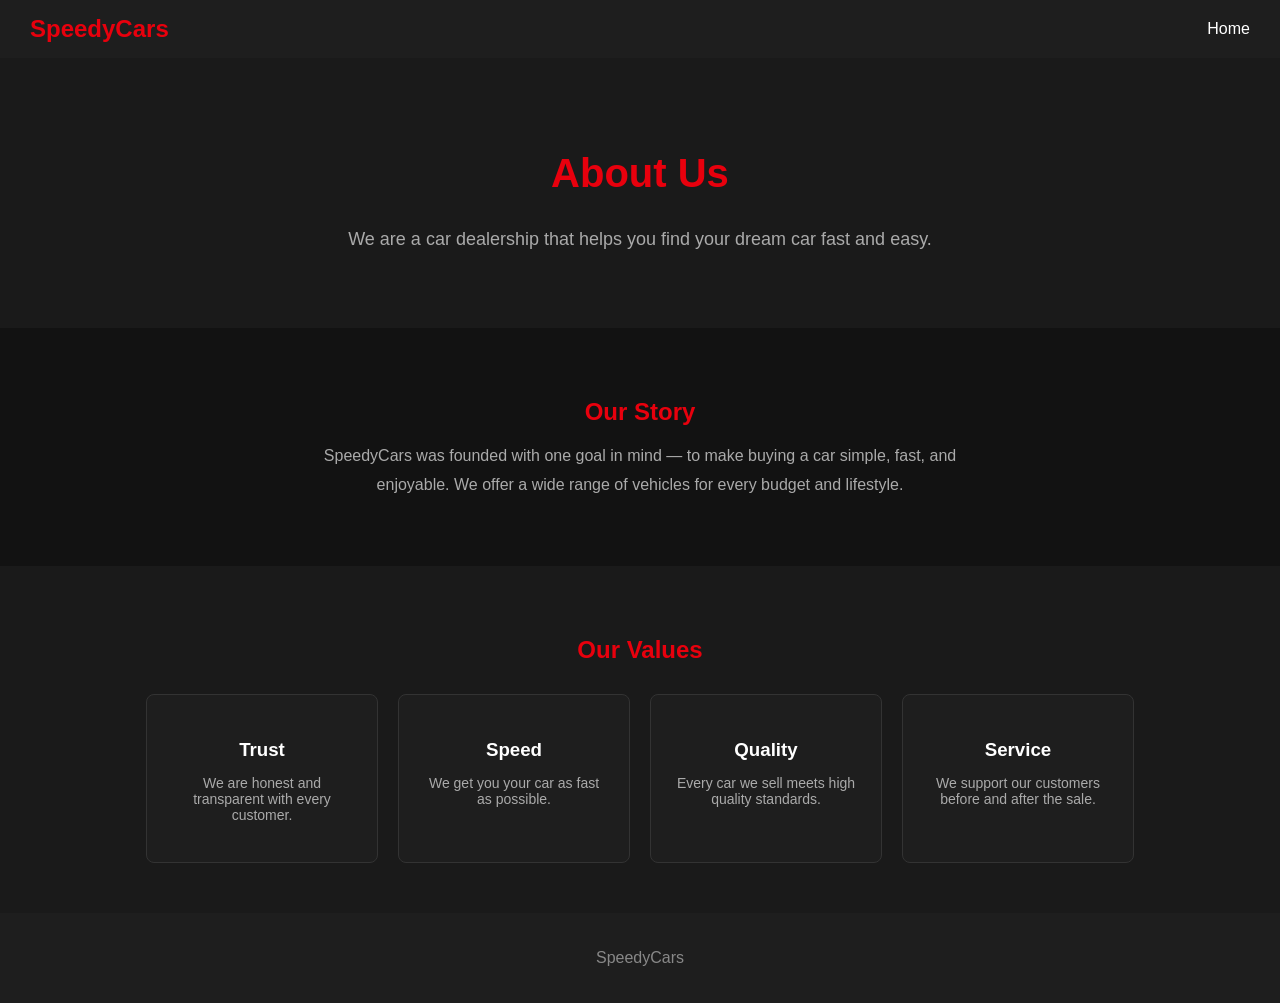
<file: about.html>
<!DOCTYPE html>
<html lang="en">
<head>
  <meta charset="UTF-8" />
  <title>About Us - SpeedyCars</title>
  <link rel="stylesheet" href="about.css" />
</head>
<body>
  <nav>
    <h1>SpeedyCars</h1>
    <a href="index.html">Home</a>
  </nav>
  <div id="about-hero">
    <h2>About Us</h2>
    <p>We are a car dealership that helps you find your dream car fast and easy.</p>
  </div>
  <div id="story">
    <h2>Our Story</h2>
    <p>SpeedyCars was founded with one goal in mind — to make buying a car simple, fast, and enjoyable. We offer a wide range of vehicles for every budget and lifestyle.</p>
  </div>
  <div id="values">
    <h2>Our Values</h2>
    <div id="values-grid">
      <div class="value-card">
        <h3>Trust</h3>
        <p>We are honest and transparent with every customer.</p>
      </div>
      <div class="value-card">
        <h3>Speed</h3>
        <p>We get you your car as fast as possible.</p>
      </div>
      <div class="value-card">
        <h3>Quality</h3>
        <p>Every car we sell meets high quality standards.</p>
      </div>
      <div class="value-card">
        <h3>Service</h3>
        <p>We support our customers before and after the sale.</p>
      </div>
    </div>
  </div>
  <footer>
    <p>SpeedyCars</p>
  </footer>

</body>
</html>
</file>
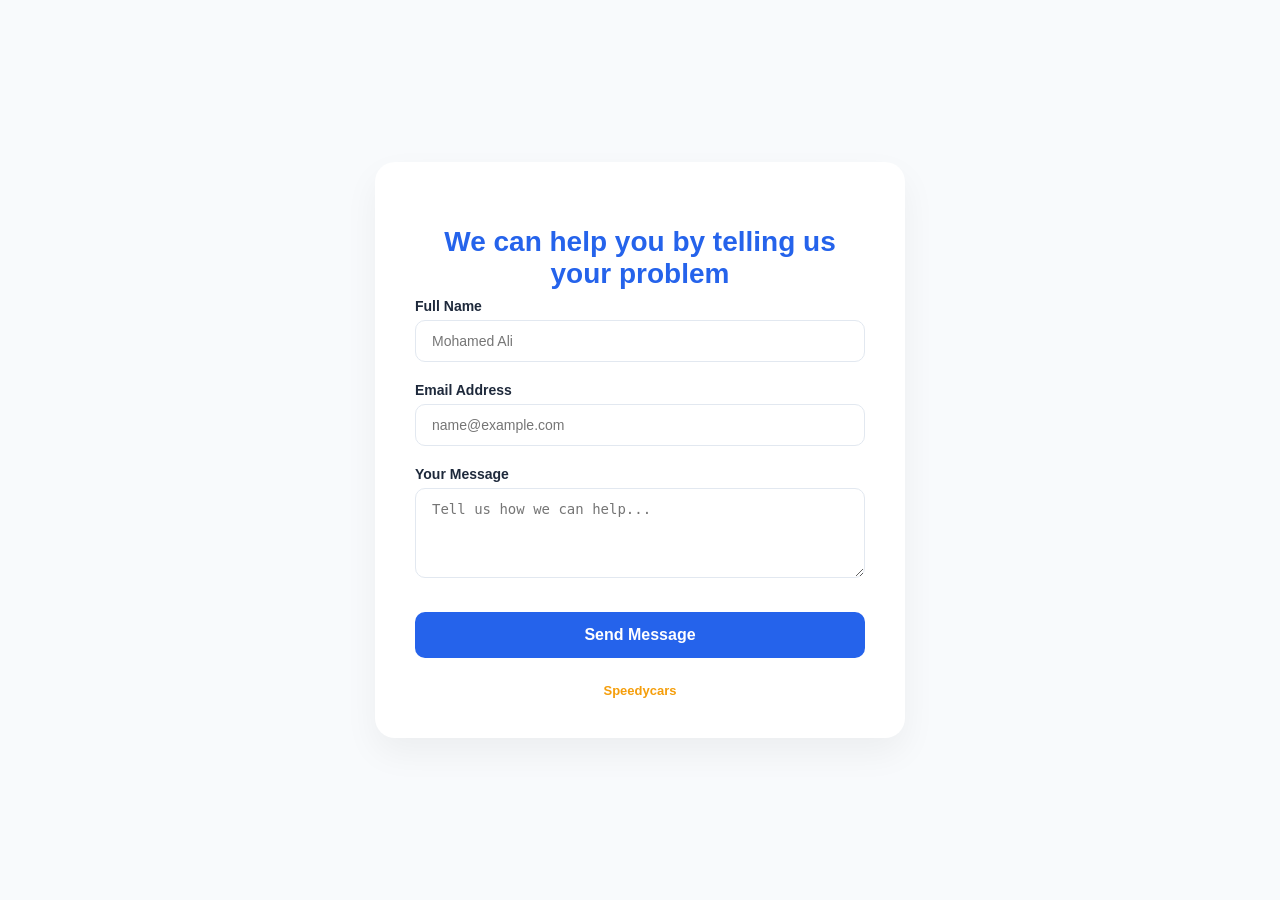
<file: contact.html>
<!DOCTYPE html>
<html lang="en">
<head>
    <meta charset="UTF-8">
    <meta name="viewport" content="width=device-width, initial-scale=1.0">
    <title>Contact Our Team</title>
    <link rel="stylesheet" href="contact.css">
</head>
<body>
    <div class="contact-card">
        <h2>We can help you by telling us your problem</h2>
        <form id="contactForm">
            <div class="form-group">
                <label for="name">Full Name</label>
                <input type="text" id="name" placeholder="Mohamed Ali" required>
            </div>
            <div class="form-group">
                <label for="email">Email Address</label>
                <input type="email" id="email" placeholder="name@example.com" required>
            </div>
            <div class="form-group">
                <label for="message">Your Message</label>
                <textarea id="message" rows="4" placeholder="Tell us how we can help..." required></textarea>
            </div>
            <button type="submit" id="submitBtn">Send Message</button>
        </form>
        <div id="response-alert"></div>

        <div class="footer-note">
            <span class="highlight">Speedycars</span>
        </div>
    </div>
    <script src="contact.js"></script>
</body>
</html>
</file>
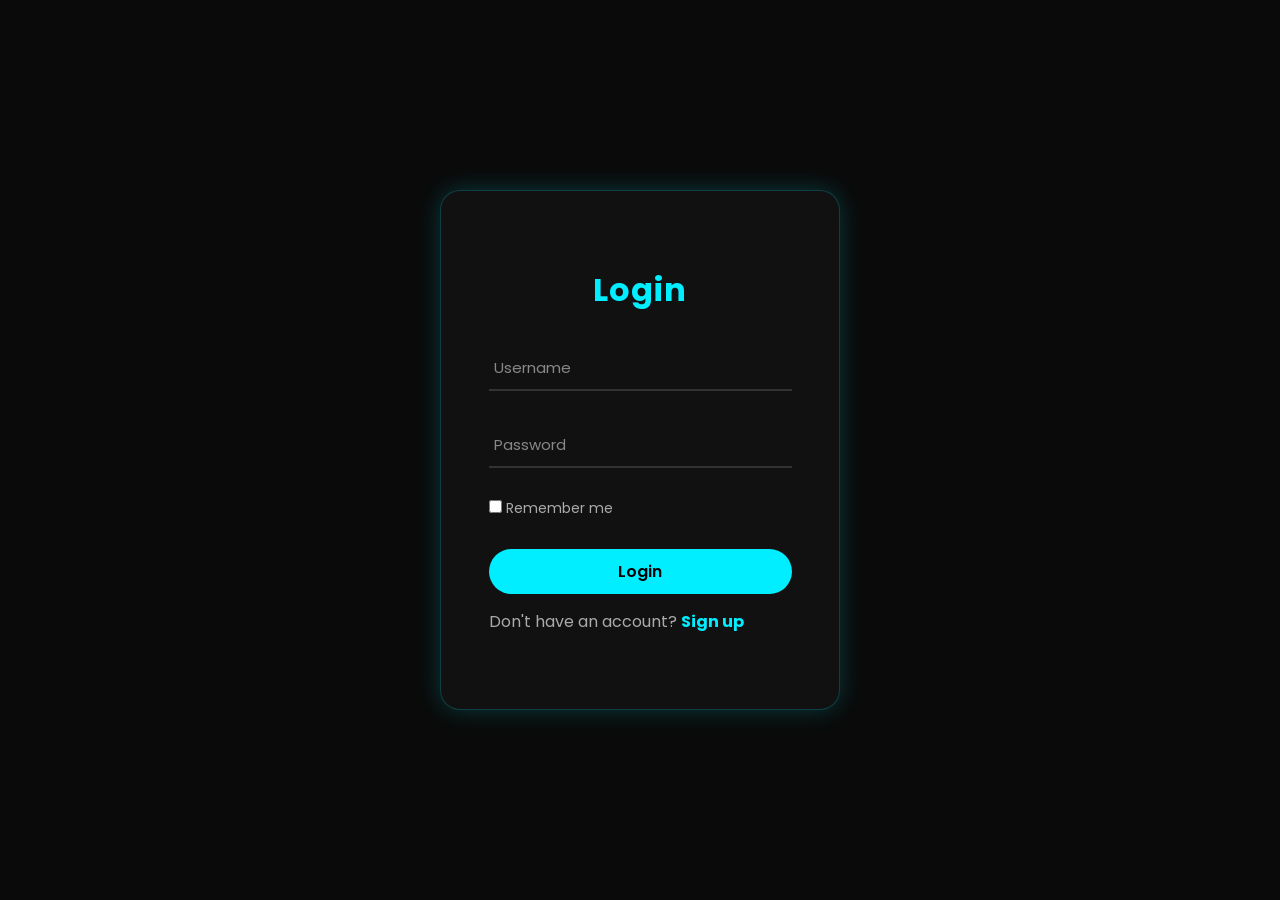
<file: login.html>
<!DOCTYPE html>
<html lang="en">
<head>
    <meta charset="UTF-8">
    <meta name="viewport" content="width=device-width, initial-scale=1.0">
    <title>Login Form</title>
    <link rel="stylesheet" href="login.css">
</head>
<body>
    <div class="wrapper">
        <div class="form-wrapper sign-in">
            <form action="">
                <h2>Login</h2>
                <div class="input-group">
                    <input type="text" required>
                    <label>Username</label>
                </div>
                <div class="input-group">
                    <input type="password" required>
                    <label>Password</label>
                </div>
                <div class="remember">
                    <label><input type="checkbox"> Remember me</label>
                </div>
                <button type="submit">Login</button>
                <div class="signup-link">
                    <p>Don't have an account? <a href="#" class="signupbtn-link">Sign up</a></p>
                </div>
            </form>
        </div>
    </div>
    <script src="login.js"></script>
</body>
</html>
</file>
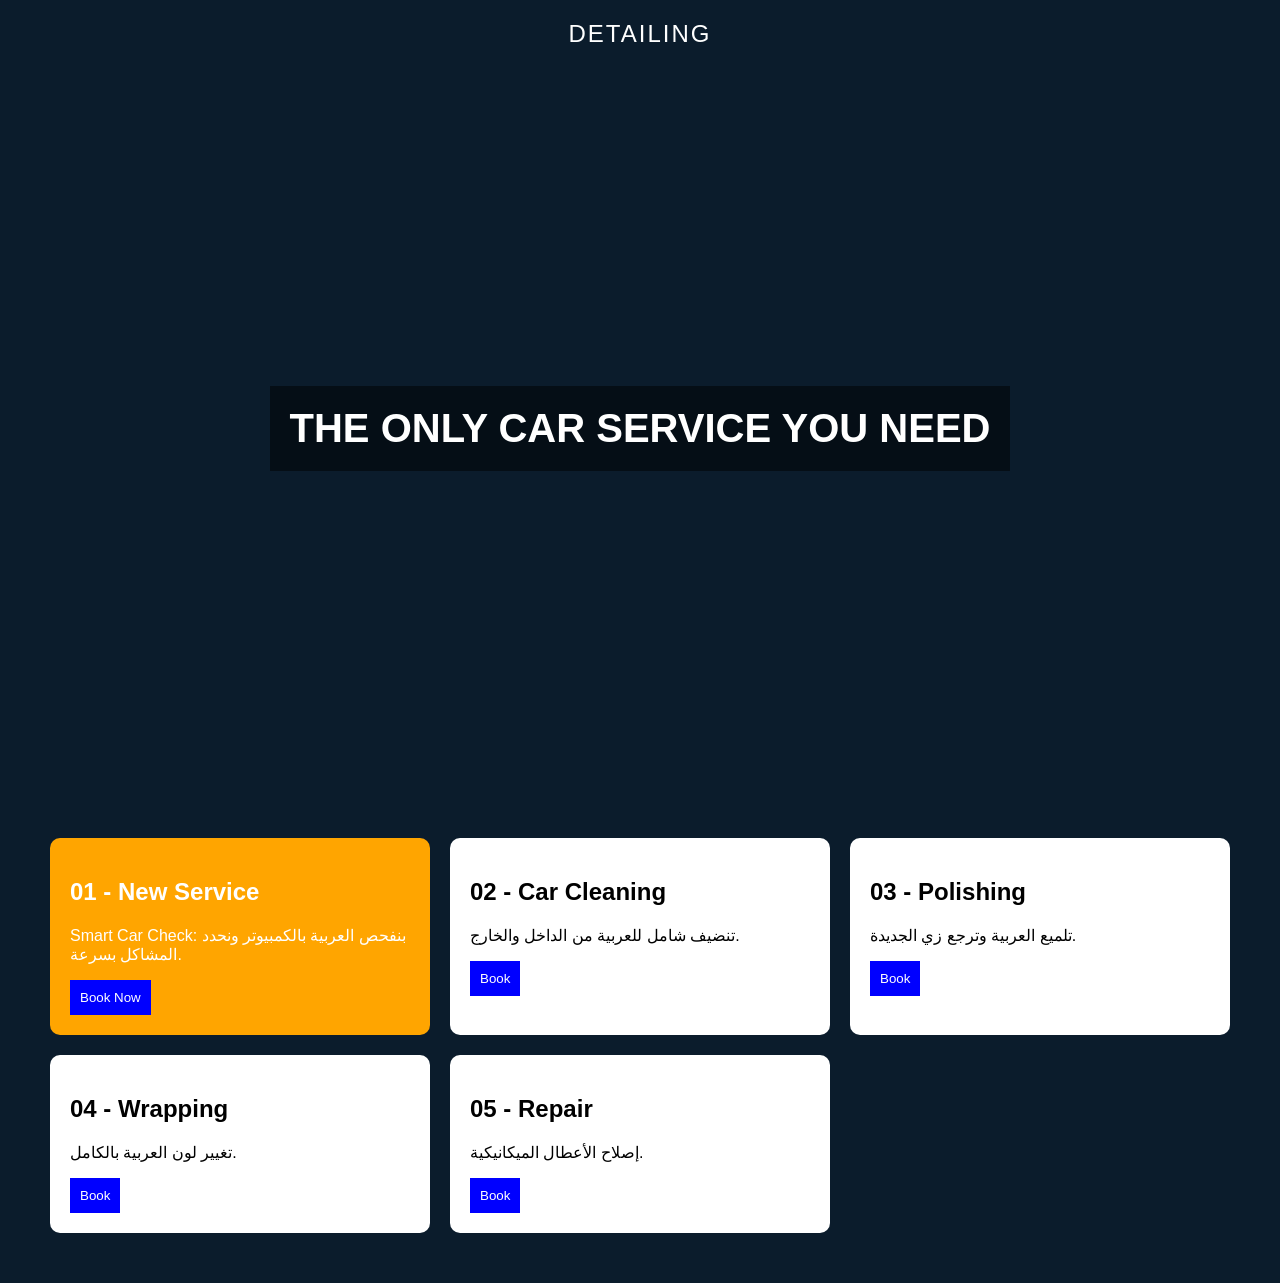
<file: services.html>
<!DOCTYPE html>
<html lang="en">
<head>
<meta charset="UTF-8">
<title>Car Service</title>
<link rel="stylesheet" href="services.css">

</head>

<body>

<header>DETAILING</header>

<section class="hero">
    <h1>THE ONLY CAR SERVICE YOU NEED</h1>
</section>

<section class="services">

    <div class="box highlight">
     <h2>01 - New Service</h2>
     <p>Smart Car Check: بنفحص العربية بالكمبيوتر ونحدد المشاكل بسرعة.</p>
     <button onclick="book('Smart Check')">Book Now</button>
    </div>

    <div class="box">
        <h2>02 - Car Cleaning</h2>
        <p>تنضيف شامل للعربية من الداخل والخارج.</p>
        <button onclick="book('Cleaning')">Book</button>
    </div>

    <div class="box">
        <h2>03 - Polishing</h2>
        <p>تلميع العربية وترجع زي الجديدة.</p>
        <button onclick="book('Polishing')">Book</button>
    </div>

    <div class="box">
        <h2>04 - Wrapping</h2>
        <p>تغيير لون العربية بالكامل.</p>
        <button onclick="book('Wrapping')">Book</button>
    </div>

   <div class="box">
<h2>05 - Repair</h2>
<p>إصلاح الأعطال الميكانيكية.</p>
  <button onclick="book('Repair')">Book</button>
 </div>
</section>
<script src="services.js"></script>

</body>
</html>
</file>
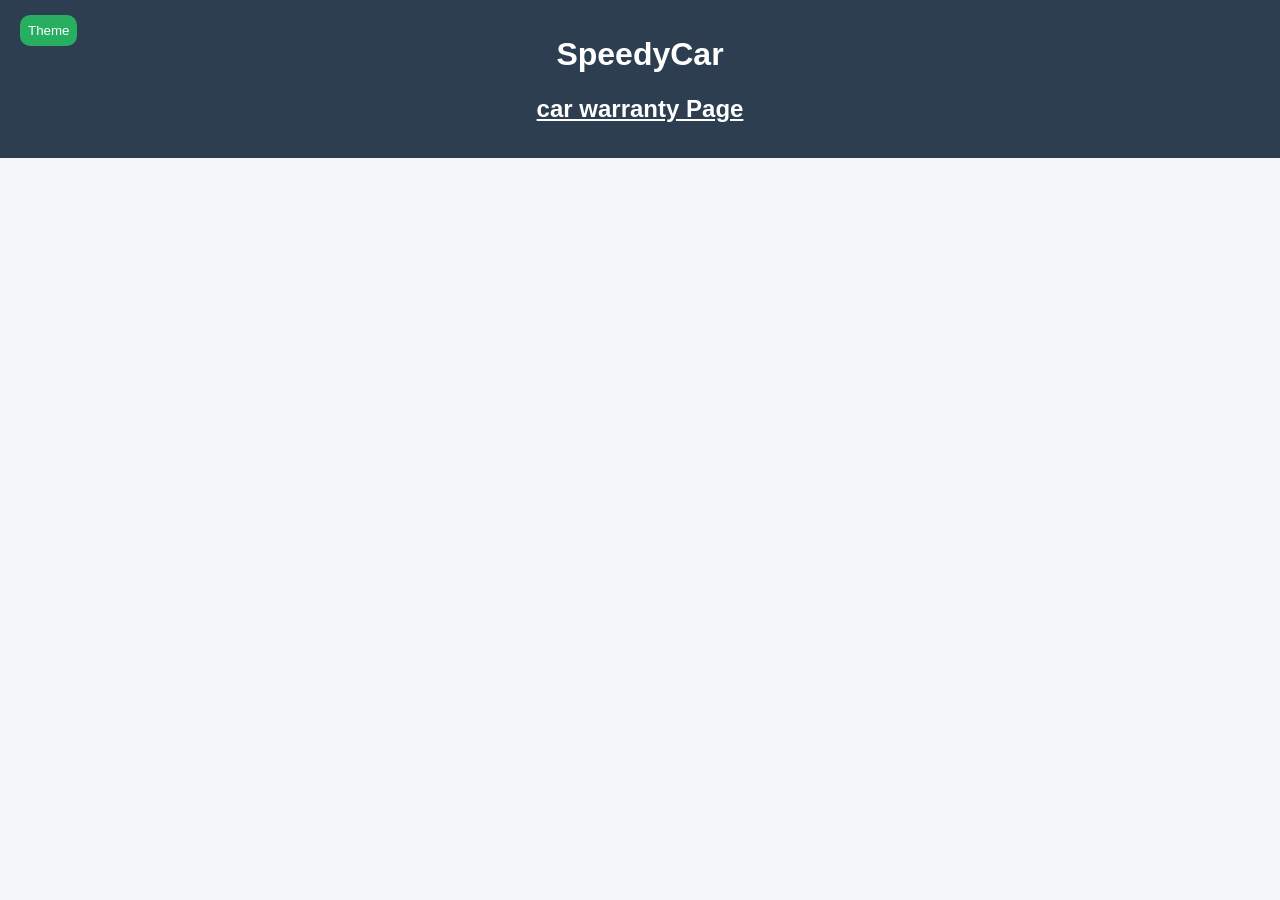
<file: warranty.html>
<!DOCTYPE html>
<html lang="ar">
<head>
<meta charset="UTF-8">
<title>car warranty</title>
<link rel="stylesheet" href="warranty.css">
</head>
<body>

<header>
    <h1> SpeedyCar</h1>
    <h2><u>car warranty Page</u></h2>
    <button class="theme-btn" onclick="toggleTheme()">Theme</button>
</header>
<section class="cars" id="carsList"></section>
<section class="details" id="detailsPage">
    <div class="details-box">
       <h2 id="carName"></h2>
      <p id="carPrice"></p>
        <h3>سياسة الضمان</h3>
     <p id="carWarranty"></p>
       <button onclick="goBack()">رجوع</button>
    </div>
</section>
<script src="warranty.js"></script>

</body>
</html>
</file>
<file: about.css>
body {
  font-family: Arial, sans-serif;
  background-color: #121212;
  color: white;
  margin: 0;
}

nav {
  display: flex;
  align-items: center;
  justify-content: space-between;
  padding: 15px 30px;
  background-color: #1e1e1e;
}

nav h1 {
  color: #e8000d;
  margin: 0;
}

nav a {
  color: white;
  text-decoration: none;
}

#about-hero {
  text-align: center;
  padding: 60px 20px;
  background-color: #1a1a1a;
}

#about-hero h2 {
  font-size: 40px;
  color: #e8000d;
}

#about-hero p {
  font-size: 18px;
  color: #aaa;
  margin-top: 10px;
}

#story {
  padding: 50px 30px;
  text-align: center;
  max-width: 700px;
  margin: auto;
}

#story h2 {
  color: #e8000d;
  margin-bottom: 15px;
}

#story p {
  color: #aaa;
  line-height: 1.8;
  font-size: 16px;
}

#values {
  padding: 50px 30px;
  text-align: center;
  background-color: #1a1a1a;
}

#values h2 {
  color: #e8000d;
  margin-bottom: 30px;
}

#values-grid {
  display: flex;
  flex-wrap: wrap;
  justify-content: center;
  gap: 20px;
}

.value-card {
  background-color: #1e1e1e;
  padding: 25px;
  border-radius: 8px;
  width: 180px;
  border: 1px solid #333;
}

.value-card h3 {
  margin-bottom: 10px;
}

.value-card p {
  color: #aaa;
  font-size: 14px;
}

footer {
  text-align: center;
  padding: 20px;
  background-color: #1e1e1e;
  color: #888;
}
</file>
<file: contact.css>
:root {
    --primary-color: #2563eb;
    --secondary-color: #f59e0b;
    --bg-color: #f8fafc;
    --card-bg: #ffffff;
    --text-main: #1e293b;
}

body {
    font-family: 'Segoe UI', Tahoma, Geneva, Verdana, sans-serif;
    background-color: var(--bg-color);
    color: var(--text-main);
    margin: 0;
    display: flex;
    justify-content: center;
    align-items: center;
    min-height: 100vh;
}

.contact-card {
    background: var(--card-bg);
    padding: 40px;
    border-radius: 20px;
    box-shadow: 0 15px 35px rgba(0,0,0,0.05);
    width: 90%;
    max-width: 450px;
    text-align: center;
}

h2 { 
    font-size: 28px;
    margin-bottom: 8px;
    color: var(--primary-color);
}

p { 
    font-size: 15px;
    color: #64748b;
    margin-bottom: 30px;
}

.form-group {
    text-align: left;
    margin-bottom: 20px;
}

label {
    display: block;
    font-size: 14px;
    font-weight: 600;
    margin-bottom: 6px;
    color: var(--text-main);
}

input, textarea {
    width: 100%;
    padding: 12px 16px;
    border: 1.5px solid #e2e8f0;
    border-radius: 10px;
    font-size: 14px;
    transition: all 0.3s ease;
    box-sizing: border-box;
}

input:focus, textarea:focus {
    outline: none;
    border-color: var(--primary-color);
    box-shadow: 0 0 0 4px rgba(37, 99, 235, 0.1);
}

button {
    width: 100%;
    background-color: var(--primary-color);
    color: white;
    border: none;
    padding: 14px;
    border-radius: 10px;
    font-size: 16px;
    font-weight: 600;
    cursor: pointer;
    transition: transform 0.2s, background 0.3s;
    margin-top: 10px;
}

button:hover {
    background-color: #1d4ed8;
    transform: translateY(-1px);
}

.footer-note {
    margin-top: 25px;
    font-size: 13px;
    color: #94a3b8;
}

.highlight {
    color: var(--secondary-color);
    font-weight: bold;
}

#response-alert {
    display: none;
    margin-top: 20px;
    padding: 12px;
    border-radius: 8px;
    font-size: 14px;
    background-color: #dcfce7;
    color: #166534;
    border: 1px solid #bbf7d0;
}
</file>
<file: login.css>
@import url('https://fonts.googleapis.com/css2?family=Poppins:wght@300;400;500;600;700;800;900&display=swap');

* {
    margin: 0;
    padding: 0;
    box-sizing: border-box;
    font-family: 'Poppins', sans-serif;
}

body {
    display: flex;
    justify-content: center;
    align-items: center;
    min-height: 100vh;
    background: #0a0a0a;
}

.wrapper {
    position: relative;
    width: 400px;
    height: 520px;
    background: #111;
    border-radius: 20px;
    padding: 40px;
    box-shadow: 0 0 25px rgba(0, 238, 255, 0.2);
    border: 1px solid rgba(0, 238, 255, 0.2);
}

.form-wrapper {
    display: flex;
    flex-direction: column;
    justify-content: center;
    align-items: center;
    width: 100%;
    height: 100%;
}

h2 {
    font-size: 32px;
    color: #0ef;
    text-align: center;
    letter-spacing: 1px;
}

.input-group {
    position: relative;
    margin: 30px 0;
    border-bottom: 2px solid #333;
    width: 100%;
}

.input-group label {
    position: absolute;
    top: 50%;
    left: 5px;
    transform: translateY(-50%);
    font-size: 15px;
    color: #888;
    pointer-events: none;
    transition: 0.3s;
}

.input-group input {
    width: 100%;
    height: 45px;
    font-size: 15px;
    color: #fff;
    padding: 0 5px;
    background: transparent;
    border: none;
}

.input-group input:focus ~ label,
.input-group input:valid ~ label {
    top: -6px;
    font-size: 12px;
    color: #0ef;
}

.input-group input:focus {
    outline: none;
}

.input-group input:focus {
    border-bottom: 2px solid #0ef;
}

.remember {
    margin: 10px 0;
    color: #aaa;
    font-size: 14px;
    width: 100%;
}

button {
    width: 100%;
    height: 45px;
    background: #0ef;
    border: none;
    border-radius: 40px;
    cursor: pointer;
    font-size: 16px;
    color: #000;
    font-weight: 600;
    margin-top: 20px;
    transition: 0.3s;
}

button:hover {
    background: #00c3d6;
}

.signup-link {
    margin-top: 15px;
    color: #aaa;
}

.signup-link a {
    color: #0ef;
    text-decoration: none;
    font-weight: bold;
  }
</file>
<file: services.css>
body {
    margin: 0;
    font-family: Arial;
    background-color: #0b1c2c;
    color: white;
}
header {
    padding: 20px;
    text-align: center;
    font-size: 24px;
    letter-spacing: 2px;
}
.hero {
    height: 80vh;
    background: url("https://images.unsplash.com/photo-1503376780353-7e6692767b70") no-repeat center/cover;
    display: flex;
    align-items: center;
    justify-content: center;
    text-align: center;
}

.hero h1 {
    font-size: 40px;
    background: rgba(0,0,0,0.5);
    padding: 20px;
}

.services {
    padding: 50px;
    display: grid;
    grid-template-columns: repeat(3, 1fr);
    gap: 20px;
}

.box {
    background: white;
    color: black;
    padding: 20px;
    border-radius: 10px;
    transition: 0.3s;
}

.box:hover {
    transform: scale(1.05);
}

.highlight {
    background: orange;
    color: white;
}
button {
    background: blue;
    color: white;
    border: none;
    padding: 10px;
    cursor: pointer;
}

button:hover {
    background: darkblue;
}
</file>
<file: warranty.css>
:root {
    --bg: #f4f6f9;
    --text: #000;
    --card: #fff;
    --main: #2c3e50;
}

body {
    margin: 0;
    font-family: Arial;
    background: var(--bg);
    color: var(--text);
    direction: rtl;
}
header {
    background: var(--main);
    color: white;
    padding: 15px;
    text-align: center;
    position: relative;
}
.theme-btn {
    position: absolute;
    left: 20px;
    top: 15px;
    padding: 8px;
    border-radius: 10px;
    border: none;
    cursor: pointer;
}
.cars {
    display: flex;
    flex-wrap: wrap;
    justify-content: center;
    gap: 20px;
    padding: 20px;
}
.card {
    background: var(--card);
    width: 250px;
    border-radius: 15px;
    overflow: hidden;
    box-shadow: 0 5px 10px rgba(0,0,0,0.2);
    text-align: center;
}

.card img {
    width: 100%;
    height: 150px;
    object-fit: cover;
}

.card-content {
    padding: 15px;
}
button {
    padding: 10px;
    border: none;
    background: #27ae60;
    color: white;
    border-radius: 10px;
    cursor: pointer;
}
.details {
    display: none;
    text-align: center;
    padding: 40px;
}
.details-box {
    background: var(--card);
    padding: 20px;
    border-radius: 15px;
    width: 350px;
    margin: auto;
}
</file>
